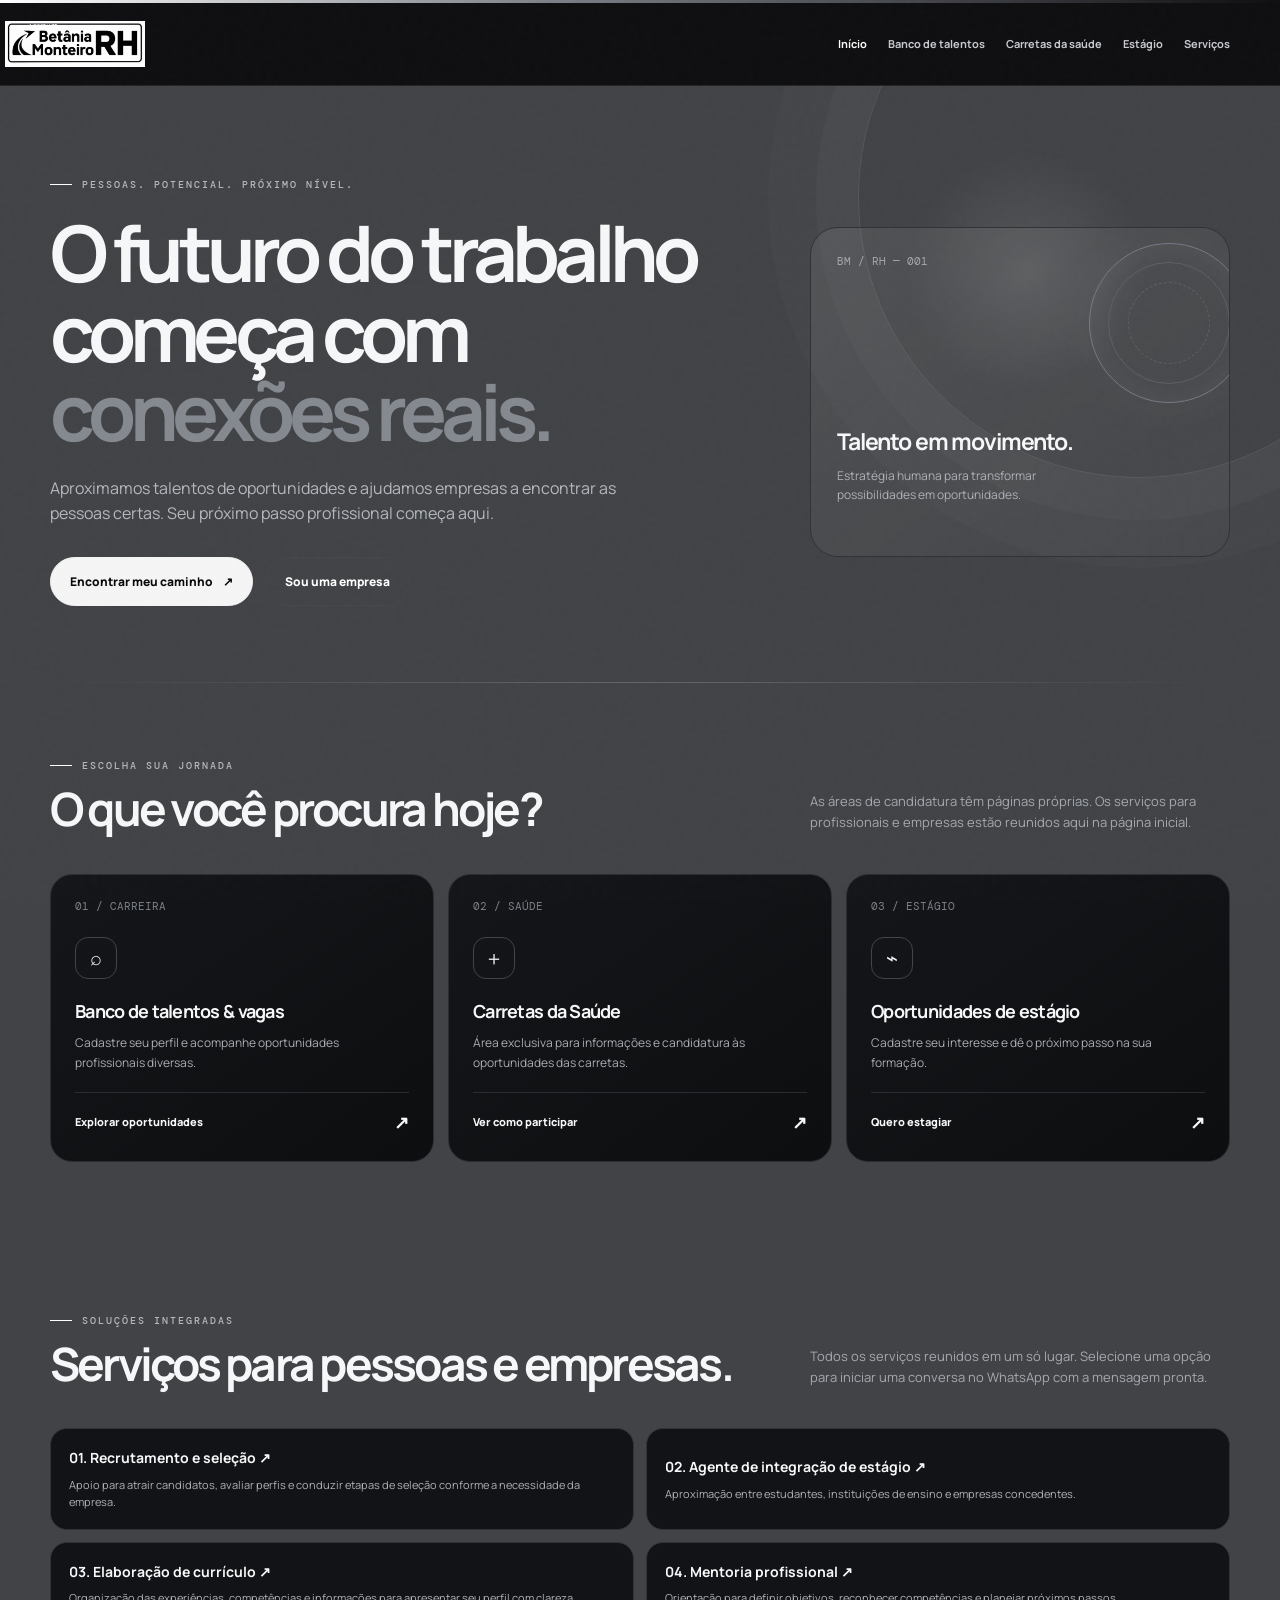
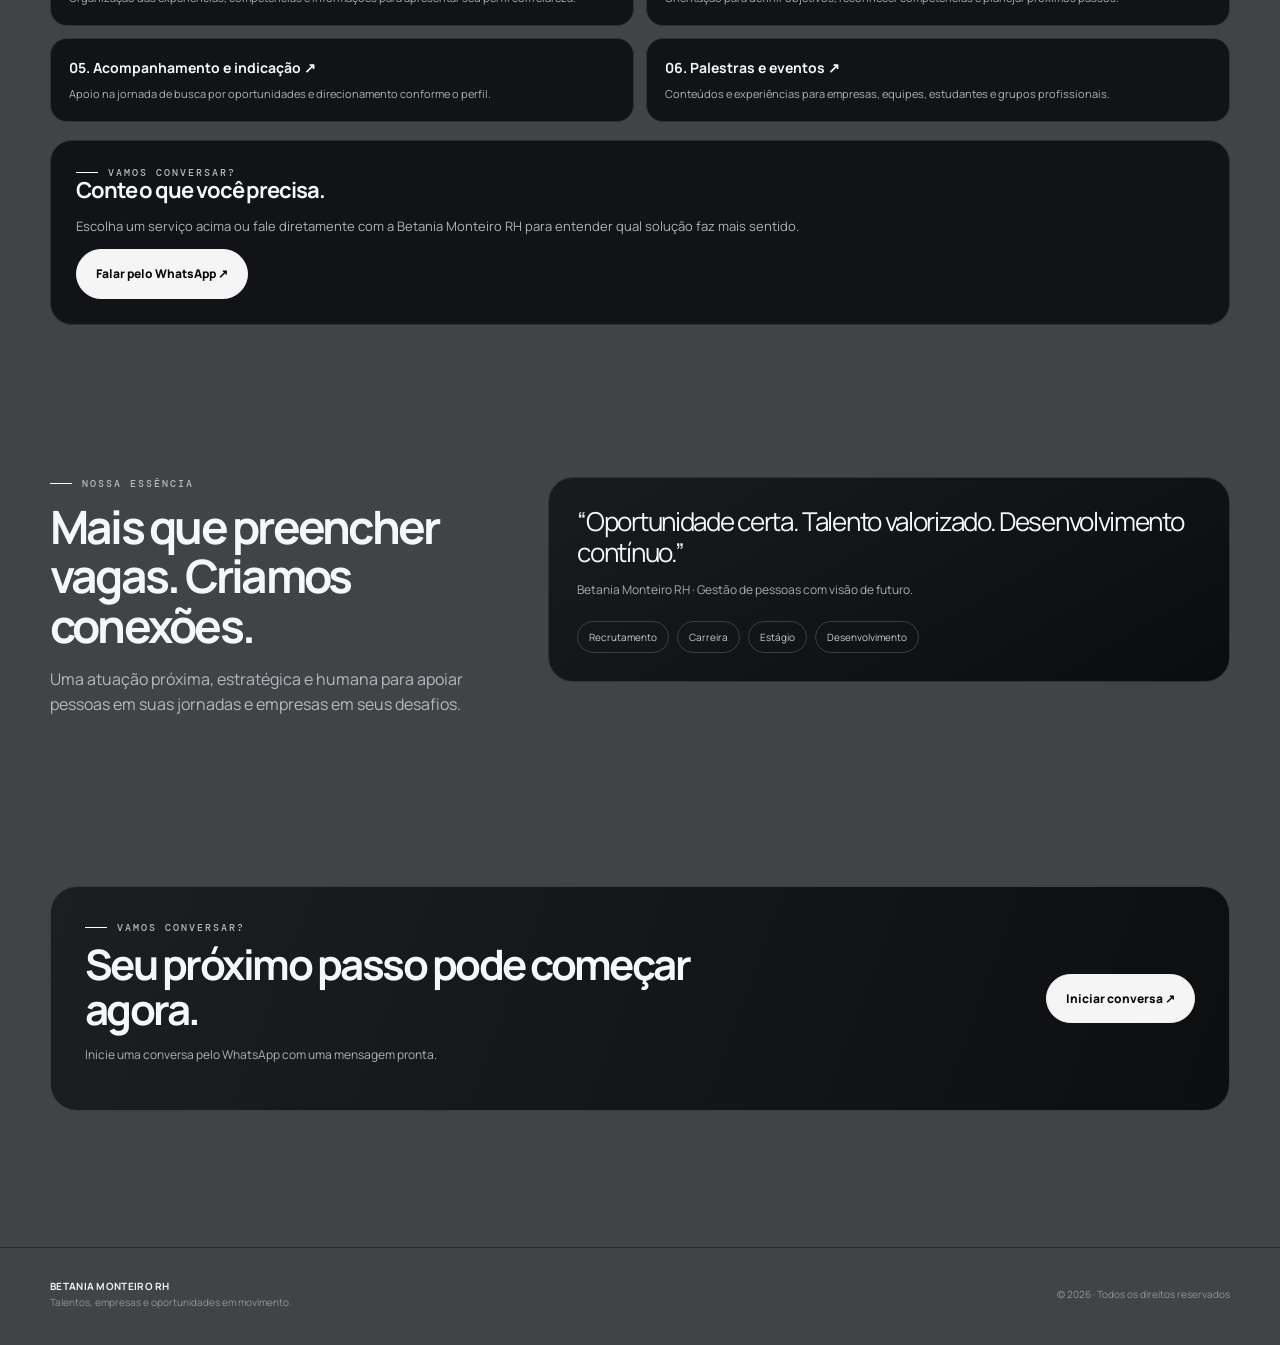
<file: index.html>
<!DOCTYPE html>
<html lang="pt-BR">

<head>
    <meta charset="UTF-8">
    <meta name="viewport" content="width=device-width, initial-scale=1.0">
    <meta name="description"
        content="Betania Monteiro RH: oportunidades, recrutamento, estágio e desenvolvimento profissional.">
    <title>Betania Monteiro RH | Conectando talentos</title>
    <link rel="stylesheet" href="styles.css">
</head>

<body data-page="home">
    <div class="noise"></div>
    <header id="site-header"></header>
    <main>
        <section class="hero">
            <div class="container hero-grid">
                <div class="reveal">
                    <div class="eyebrow">Pessoas. Potencial. Próximo nível.</div>
                    <h1>O futuro do trabalho começa com <span>conexões reais.</span></h1>
                    <p class="lead">Aproximamos talentos de oportunidades e ajudamos empresas a encontrar as pessoas
                        certas. Seu próximo passo profissional começa aqui.</p>
                    <div class="actions"><a class="btn" href="#escolha">Encontrar meu caminho <span>↗</span></a><a
                            class="btn secondary" href="servicos.html">Sou uma empresa</a></div>
                </div>
                <aside class="hero-card reveal">
                    <div class="card-index">BM / RH — 001</div>
                    <div class="orb"></div>
                    <h3>Talento em movimento.</h3>
                    <p>Estratégia humana para transformar possibilidades em oportunidades.</p>
                </aside>
            </div>
        </section>
        <div class="scanline"></div>
        <section class="section" id="escolha">
            <div class="container">
                <div class="section-head">
                    <div>
                        <div class="eyebrow">Escolha sua jornada</div>
                        <h2>O que você procura hoje?</h2>
                    </div>
                    <p>As áreas de candidatura têm páginas próprias. Os serviços para profissionais e empresas estão
                        reunidos aqui na página inicial.</p>
                </div>
                <div class="cards">
                    <a class="service-card" href="talentos.html"><span class="number">01 / CARREIRA</span>
                        <div class="card-icon">⌕</div>
                        <h3>Banco de talentos & vagas</h3>
                        <p>Cadastre seu perfil e acompanhe oportunidades profissionais diversas.</p>
                        <div class="card-link"><span>Explorar oportunidades</span><span>↗</span></div>
                    </a>
                    <a class="service-card" href="carretas.html"><span class="number">02 / SAÚDE</span>
                        <div class="card-icon">＋</div>
                        <h3>Carretas da Saúde</h3>
                        <p>Área exclusiva para informações e candidatura às oportunidades das carretas.</p>
                        <div class="card-link"><span>Ver como participar</span><span>↗</span></div>
                    </a>
                    <a class="service-card" href="estagio.html"><span class="number">03 / ESTÁGIO</span>
                        <div class="card-icon">⌁</div>
                        <h3>Oportunidades de estágio</h3>
                        <p>Cadastre seu interesse e dê o próximo passo na sua formação.</p>
                        <div class="card-link"><span>Quero estagiar</span><span>↗</span></div>
                    </a>
                </div>
            </div>
        </section>
        <section class="section" id="servicos">
            <div class="container">
                <div class="section-head">
                    <div>
                        <div class="eyebrow">Soluções integradas</div>
                        <h2>Serviços para pessoas e empresas.</h2>
                    </div>
                    <p>Todos os serviços reunidos em um só lugar. Selecione uma opção para iniciar uma conversa no
                        WhatsApp com a mensagem pronta.</p>
                </div>
                <div class="service-list">
                    <button class="service-line"
                        data-whatsapp="Olá, Betania Monteiro RH! Tenho interesse no serviço de Recrutamento e Seleção para minha empresa."
                        style="text-align:left;color:inherit;cursor:pointer">
                        <h3>01. Recrutamento e seleção ↗</h3>
                        <p>Apoio para atrair candidatos, avaliar perfis e conduzir etapas de seleção conforme a
                            necessidade da empresa.</p>
                    </button>
                    <button class="service-line"
                        data-whatsapp="Olá, Betania Monteiro RH! Gostaria de saber mais sobre o serviço de Agente de Integração de Estágio."
                        style="text-align:left;color:inherit;cursor:pointer">
                        <h3>02. Agente de integração de estágio ↗</h3>
                        <p>Aproximação entre estudantes, instituições de ensino e empresas concedentes.</p>
                    </button>
                    <button class="service-line"
                        data-whatsapp="Olá, Betania Monteiro RH! Tenho interesse no serviço de elaboração de currículo."
                        style="text-align:left;color:inherit;cursor:pointer">
                        <h3>03. Elaboração de currículo ↗</h3>
                        <p>Organização das experiências, competências e informações para apresentar seu perfil com
                            clareza.</p>
                    </button>
                    <button class="service-line"
                        data-whatsapp="Olá, Betania Monteiro RH! Tenho interesse em mentoria profissional."
                        style="text-align:left;color:inherit;cursor:pointer">
                        <h3>04. Mentoria profissional ↗</h3>
                        <p>Orientação para definir objetivos, reconhecer competências e planejar próximos passos.</p>
                    </button>
                    <button class="service-line"
                        data-whatsapp="Olá, Betania Monteiro RH! Gostaria de informações sobre acompanhamento e indicação profissional."
                        style="text-align:left;color:inherit;cursor:pointer">
                        <h3>05. Acompanhamento e indicação ↗</h3>
                        <p>Apoio na jornada de busca por oportunidades e direcionamento conforme o perfil.</p>
                    </button>
                    <button class="service-line"
                        data-whatsapp="Olá, Betania Monteiro RH! Gostaria de informações sobre palestras e eventos."
                        style="text-align:left;color:inherit;cursor:pointer">
                        <h3>06. Palestras e eventos ↗</h3>
                        <p>Conteúdos e experiências para empresas, equipes, estudantes e grupos profissionais.</p>
                    </button>
                </div>
                <div class="panel" style="margin-top:18px">
                    <div class="eyebrow">Vamos conversar?</div>
                    <h2>Conte o que você precisa.</h2>
                    <p>Escolha um serviço acima ou fale diretamente com a Betania Monteiro RH para entender qual solução
                        faz mais sentido.</p><button class="btn"
                        data-whatsapp="Olá, Betania Monteiro RH! Vim pelo site e gostaria de informações sobre os serviços para pessoas e empresas.">Falar
                        pelo WhatsApp ↗</button>
                </div>
            </div>
        </section>
        <section class="section">
            <div class="container split">
                <div>
                    <div class="eyebrow">Nossa essência</div>
                    <h2>Mais que preencher vagas. Criamos conexões.</h2>
                    <p class="lead">Uma atuação próxima, estratégica e humana para apoiar pessoas em suas jornadas e
                        empresas em seus desafios.</p>
                </div>
                <div class="manifesto">
                    <blockquote>“Oportunidade certa. Talento valorizado. Desenvolvimento contínuo.”</blockquote>
                    <p>Betania Monteiro RH · Gestão de pessoas com visão de futuro.</p>
                    <div class="pill-row"><span class="pill">Recrutamento</span><span class="pill">Carreira</span><span
                            class="pill">Estágio</span><span class="pill">Desenvolvimento</span></div>
                </div>
            </div>
        </section>
        <section class="section">
            <div class="container cta-band">
                <div>
                    <div class="eyebrow">Vamos conversar?</div>
                    <h2>Seu próximo passo pode começar agora.</h2>
                    <p>Inicie uma conversa pelo WhatsApp com uma mensagem pronta.</p>
                </div><button class="btn"
                    data-whatsapp="Olá, Betania Monteiro RH! Vim pelo site e gostaria de atendimento.">Iniciar conversa
                    ↗</button>
            </div>
        </section>
    </main>
    <footer id="site-footer" class="footer"></footer>
    <script src="config.js"></script>
    <script src="app.js"></script>
</body>

</html>
</file>
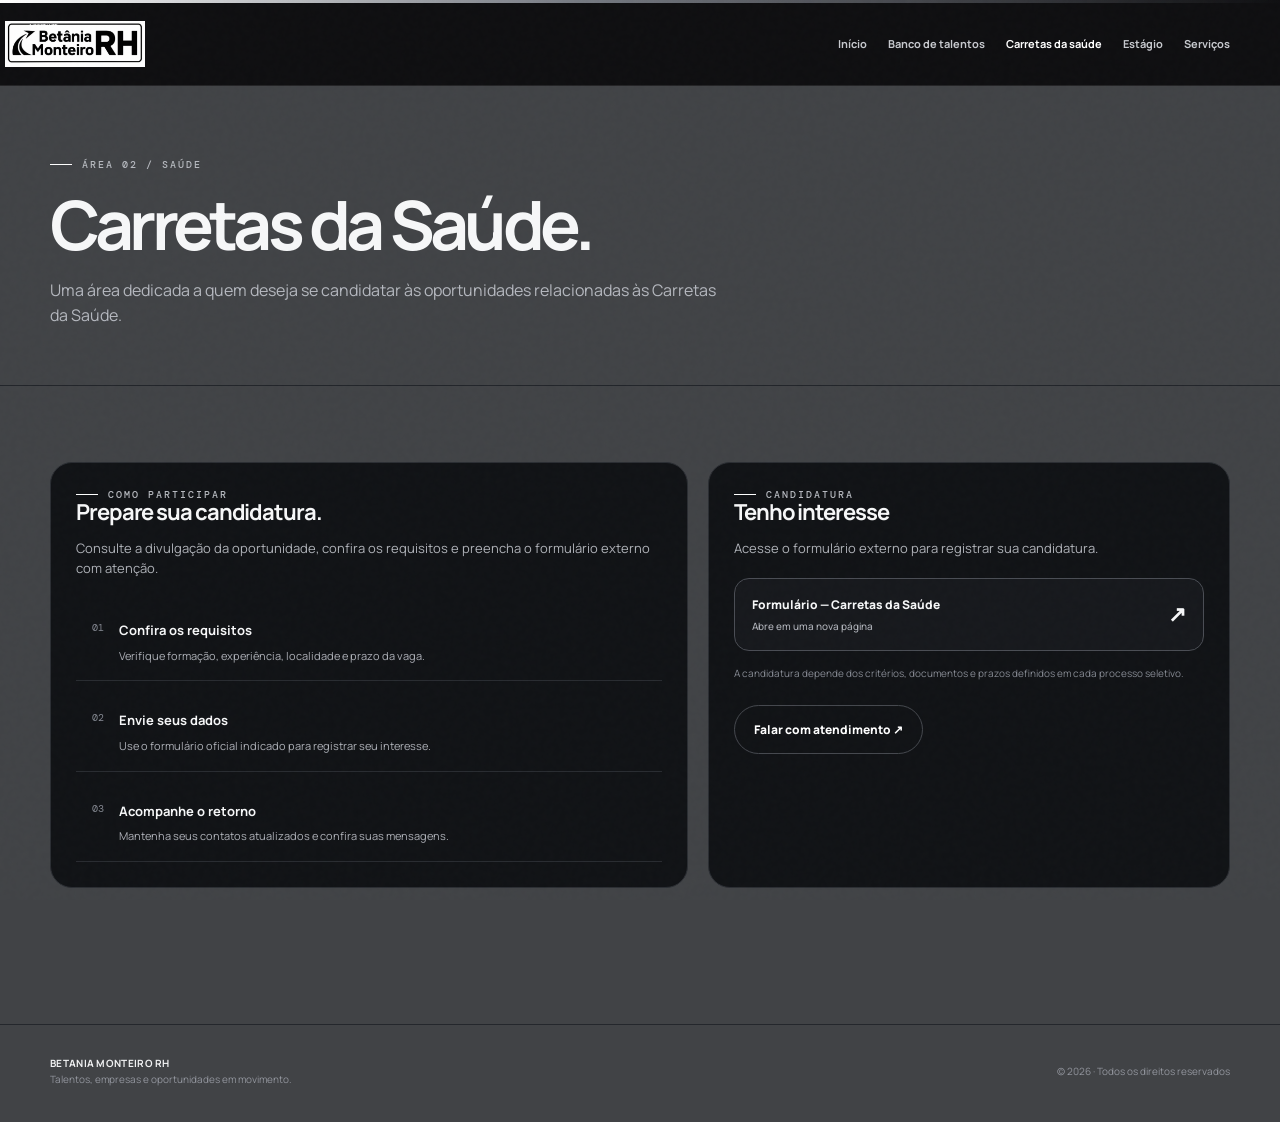
<file: carretas.html>
<!DOCTYPE html>
<html lang="pt-BR">

<head>
    <meta charset="UTF-8">
    <meta name="viewport" content="width=device-width, initial-scale=1.0">
    <title>Carretas da Saúde | Betania Monteiro RH</title>
    <link rel="stylesheet" href="styles.css">
</head>

<body data-page="carretas">
    <div class="noise"></div>
    <header id="site-header"></header>
    <main>
        <section class="page-hero">
            <div class="container">
                <div class="eyebrow">Área 02 / Saúde</div>
                <h1>Carretas da Saúde.</h1>
                <p>Uma área dedicada a quem deseja se candidatar às oportunidades relacionadas às Carretas da Saúde.</p>
            </div>
        </section>
        <section class="section">
            <div class="container content-grid">
                <article class="panel">
                    <div class="eyebrow">Como participar</div>
                    <h2>Prepare sua candidatura.</h2>
                    <p>Consulte a divulgação da oportunidade, confira os requisitos e preencha o formulário externo com
                        atenção.</p>
                    <div class="list-rows">
                        <div class="list-row"><span class="mini">01</span>
                            <div><b>Confira os requisitos</b>
                                <p>Verifique formação, experiência, localidade e prazo da vaga.</p>
                            </div>
                        </div>
                        <div class="list-row"><span class="mini">02</span>
                            <div><b>Envie seus dados</b>
                                <p>Use o formulário oficial indicado para registrar seu interesse.</p>
                            </div>
                        </div>
                        <div class="list-row"><span class="mini">03</span>
                            <div><b>Acompanhe o retorno</b>
                                <p>Mantenha seus contatos atualizados e confira suas mensagens.</p>
                            </div>
                        </div>
                    </div>
                </article>
                <aside class="panel">
                    <div class="eyebrow">Candidatura</div>
                    <h2>Tenho interesse</h2>
                    <p>Acesse o formulário externo para registrar sua candidatura.</p><a class="form-link" href="#"
                        data-form="carretas"><span>Formulário — Carretas da Saúde<small>Abre em uma nova
                                página</small></span><span class="arrow">↗</span></a>
                    <p class="note">A candidatura depende dos critérios, documentos e prazos definidos em cada processo
                        seletivo.</p><button class="btn secondary"
                        data-whatsapp="Olá, Betania Monteiro RH! Tenho interesse em me candidatar às oportunidades das Carretas da Saúde. Pode me orientar?"
                        style="margin-top:14px">Falar com atendimento ↗</button>
                </aside>
            </div>
        </section>
    </main>
    <footer id="site-footer" class="footer"></footer>
    <script src="config.js"></script>
    <script src="app.js"></script>
</body>

</html>
</file>
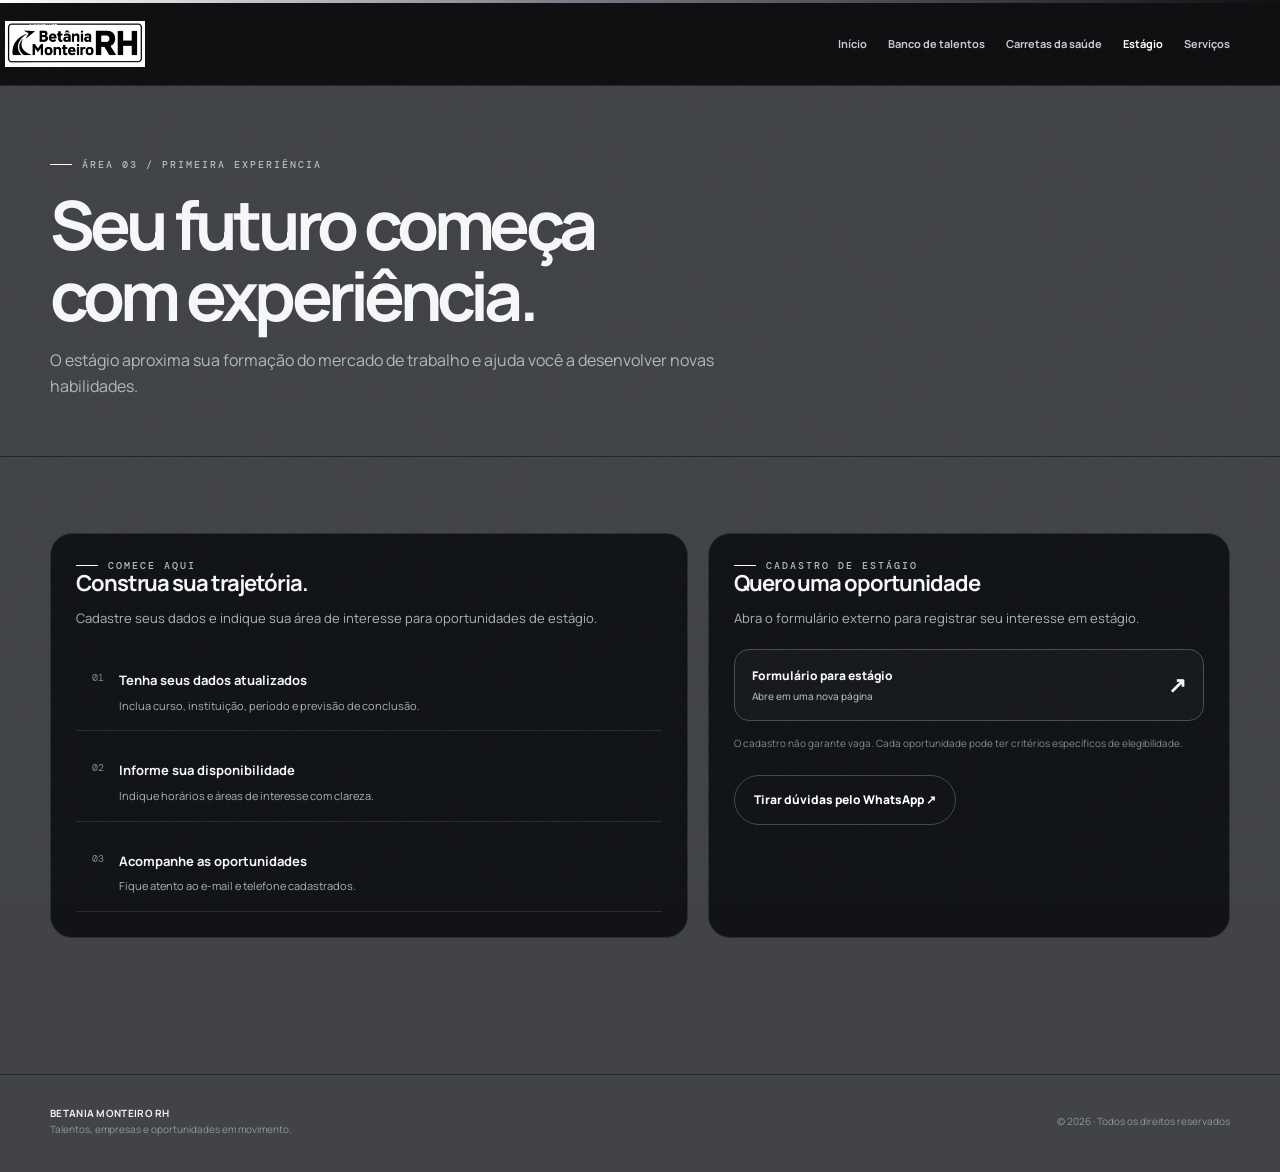
<file: estagio.html>
<!DOCTYPE html>
<html lang="pt-BR">

<head>
    <meta charset="UTF-8">
    <meta name="viewport" content="width=device-width, initial-scale=1.0">
    <title>Estágio | Betania Monteiro RH</title>
    <link rel="stylesheet" href="styles.css">
</head>

<body data-page="estagio">
    <div class="noise"></div>
    <header id="site-header"></header>
    <main>
        <section class="page-hero">
            <div class="container">
                <div class="eyebrow">Área 03 / Primeira experiência</div>
                <h1>Seu futuro começa<br>com experiência.</h1>
                <p>O estágio aproxima sua formação do mercado de trabalho e ajuda você a desenvolver novas habilidades.
                </p>
            </div>
        </section>
        <section class="section">
            <div class="container content-grid">
                <article class="panel">
                    <div class="eyebrow">Comece aqui</div>
                    <h2>Construa sua trajetória.</h2>
                    <p>Cadastre seus dados e indique sua área de interesse para oportunidades de estágio.</p>
                    <div class="list-rows">
                        <div class="list-row"><span class="mini">01</span>
                            <div><b>Tenha seus dados atualizados</b>
                                <p>Inclua curso, instituição, período e previsão de conclusão.</p>
                            </div>
                        </div>
                        <div class="list-row"><span class="mini">02</span>
                            <div><b>Informe sua disponibilidade</b>
                                <p>Indique horários e áreas de interesse com clareza.</p>
                            </div>
                        </div>
                        <div class="list-row"><span class="mini">03</span>
                            <div><b>Acompanhe as oportunidades</b>
                                <p>Fique atento ao e-mail e telefone cadastrados.</p>
                            </div>
                        </div>
                    </div>
                </article>
                <aside class="panel">
                    <div class="eyebrow">Cadastro de estágio</div>
                    <h2>Quero uma oportunidade</h2>
                    <p>Abra o formulário externo para registrar seu interesse em estágio.</p><a class="form-link"
                        href="#" data-form="estagio"><span>Formulário para estágio<small>Abre em uma nova
                                página</small></span><span class="arrow">↗</span></a>
                    <p class="note">O cadastro não garante vaga. Cada oportunidade pode ter critérios específicos de
                        elegibilidade.</p><button class="btn secondary"
                        data-whatsapp="Olá, Betania Monteiro RH! Tenho interesse em oportunidades de estágio e gostaria de receber orientações."
                        style="margin-top:14px">Tirar dúvidas pelo WhatsApp ↗</button>
                </aside>
            </div>
        </section>
    </main>
    <footer id="site-footer" class="footer"></footer>
    <script src="config.js"></script>
    <script src="app.js"></script>
</body>

</html>
</file>
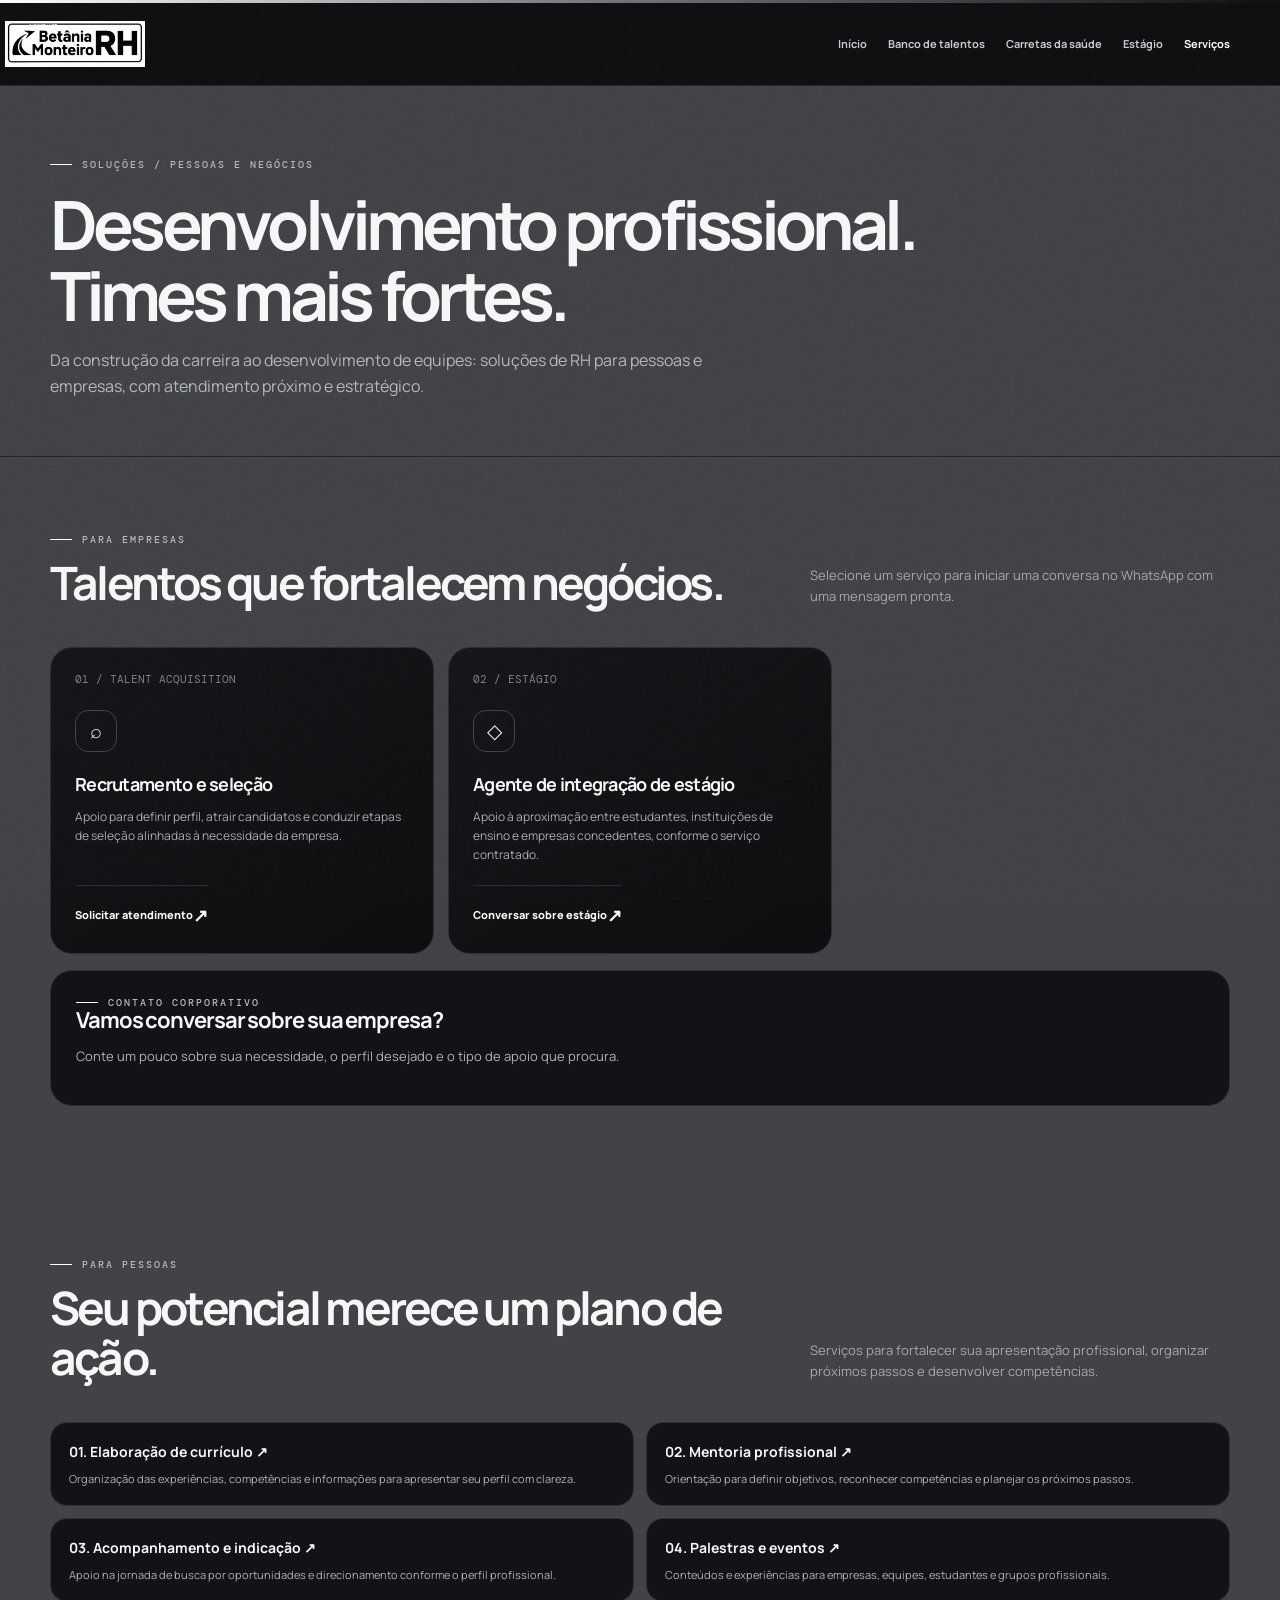
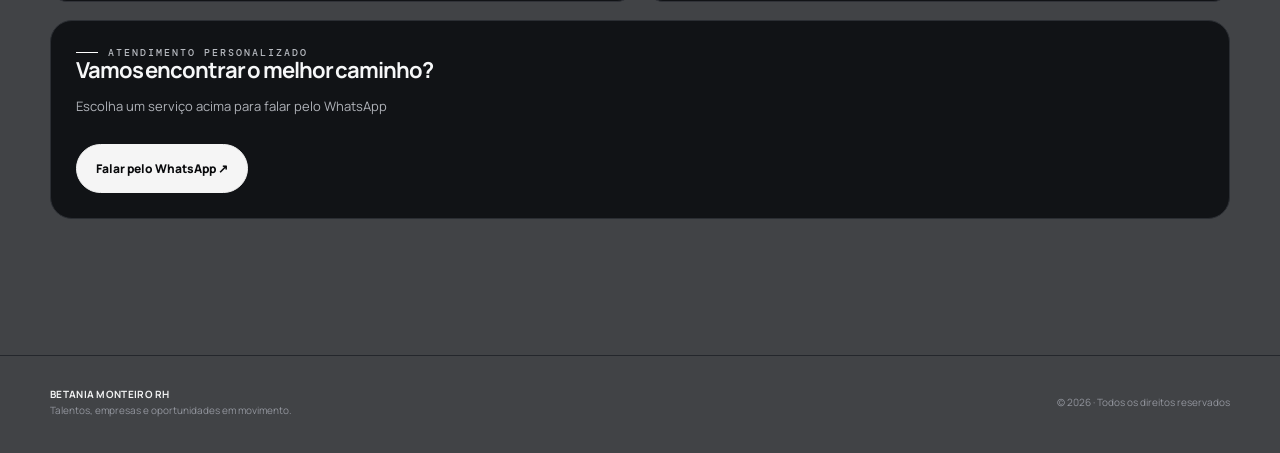
<file: servicos.html>
<!DOCTYPE html><html lang="pt-BR"><head><meta charset="UTF-8"><meta name="viewport" content="width=device-width, initial-scale=1.0"><title>Serviços e soluções para empresas | Betania Monteiro RH</title><link rel="stylesheet" href="styles.css"></head><body data-page="servicos"><div class="noise"></div><header id="site-header"></header><main>
<section class="page-hero"><div class="container"><div class="eyebrow">Soluções / Pessoas e negócios</div><h1>Desenvolvimento profissional.<br>Times mais fortes.</h1><p>Da construção da carreira ao desenvolvimento de equipes: soluções de RH para pessoas e empresas, com atendimento próximo e estratégico.</p></div></section>
<section class="section"><div class="container"><div class="section-head"><div><div class="eyebrow">Para empresas</div><h2>Talentos que fortalecem negócios.</h2></div><p>Selecione um serviço para iniciar uma conversa no WhatsApp com uma mensagem pronta.</p></div><div class="cards">
<button class="service-card" data-whatsapp="Olá, Betania Monteiro RH! Tenho interesse no serviço de Recrutamento e Seleção para minha empresa." style="text-align:left;color:inherit"><span class="number">01 / TALENT ACQUISITION</span><div class="card-icon">⌕</div><h3>Recrutamento e seleção</h3><p>Apoio para definir perfil, atrair candidatos e conduzir etapas de seleção alinhadas à necessidade da empresa.</p><div class="card-link"><span>Solicitar atendimento</span><span>↗</span></div></button>
<button class="service-card" data-whatsapp="Olá, Betania Monteiro RH! Gostaria de saber mais sobre o serviço de Agente de Integração de Estágio." style="text-align:left;color:inherit"><span class="number">02 / ESTÁGIO</span><div class="card-icon">◇</div><h3>Agente de integração de estágio</h3><p>Apoio à aproximação entre estudantes, instituições de ensino e empresas concedentes, conforme o serviço contratado.</p><div class="card-link"><span>Conversar sobre estágio</span><span>↗</span></div></button>
</div><div class="panel" style="margin-top:16px"><div class="eyebrow">Contato corporativo</div><h2>Vamos conversar sobre sua empresa?</h2><p>Conte um pouco sobre sua necessidade, o perfil desejado e o tipo de apoio que procura.</p></span></a></div></div></section>
<section class="section"><div class="container"><div class="section-head"><div><div class="eyebrow">Para pessoas</div><h2>Seu potencial merece um plano de ação.</h2></div><p>Serviços para fortalecer sua apresentação profissional, organizar próximos passos e desenvolver competências.</p></div><div class="service-list">
<button class="service-line" data-whatsapp="Olá, Betania Monteiro RH! Tenho interesse no serviço de elaboração de currículo." style="text-align:left;color:inherit"><h3>01. Elaboração de currículo ↗</h3><p>Organização das experiências, competências e informações para apresentar seu perfil com clareza.</p></button>
<button class="service-line" data-whatsapp="Olá, Betania Monteiro RH! Tenho interesse em mentoria profissional." style="text-align:left;color:inherit"><h3>02. Mentoria profissional ↗</h3><p>Orientação para definir objetivos, reconhecer competências e planejar os próximos passos.</p></button>
<button class="service-line" data-whatsapp="Olá, Betania Monteiro RH! Gostaria de informações sobre acompanhamento e indicação profissional." style="text-align:left;color:inherit"><h3>03. Acompanhamento e indicação ↗</h3><p>Apoio na jornada de busca por oportunidades e direcionamento conforme o perfil profissional.</p></button>
<button class="service-line" data-whatsapp="Olá, Betania Monteiro RH! Gostaria de informações sobre palestras e eventos." style="text-align:left;color:inherit"><h3>04. Palestras e eventos ↗</h3><p>Conteúdos e experiências para empresas, equipes, estudantes e grupos profissionais.</p></button>
</div><div class="panel" style="margin-top:18px"><div class="eyebrow">Atendimento personalizado</div><h2>Vamos encontrar o melhor caminho?</h2><p>Escolha um serviço acima para falar pelo WhatsApp</p></span></a><button class="btn" data-whatsapp="Olá, Betania Monteiro RH! Gostaria de conversar sobre os serviços profissionais." style="margin-top:14px">Falar pelo WhatsApp ↗</button></div></div></section>
</main><footer id="site-footer" class="footer"></footer><script src="config.js"></script><script src="app.js"></script></body></html>
</file>
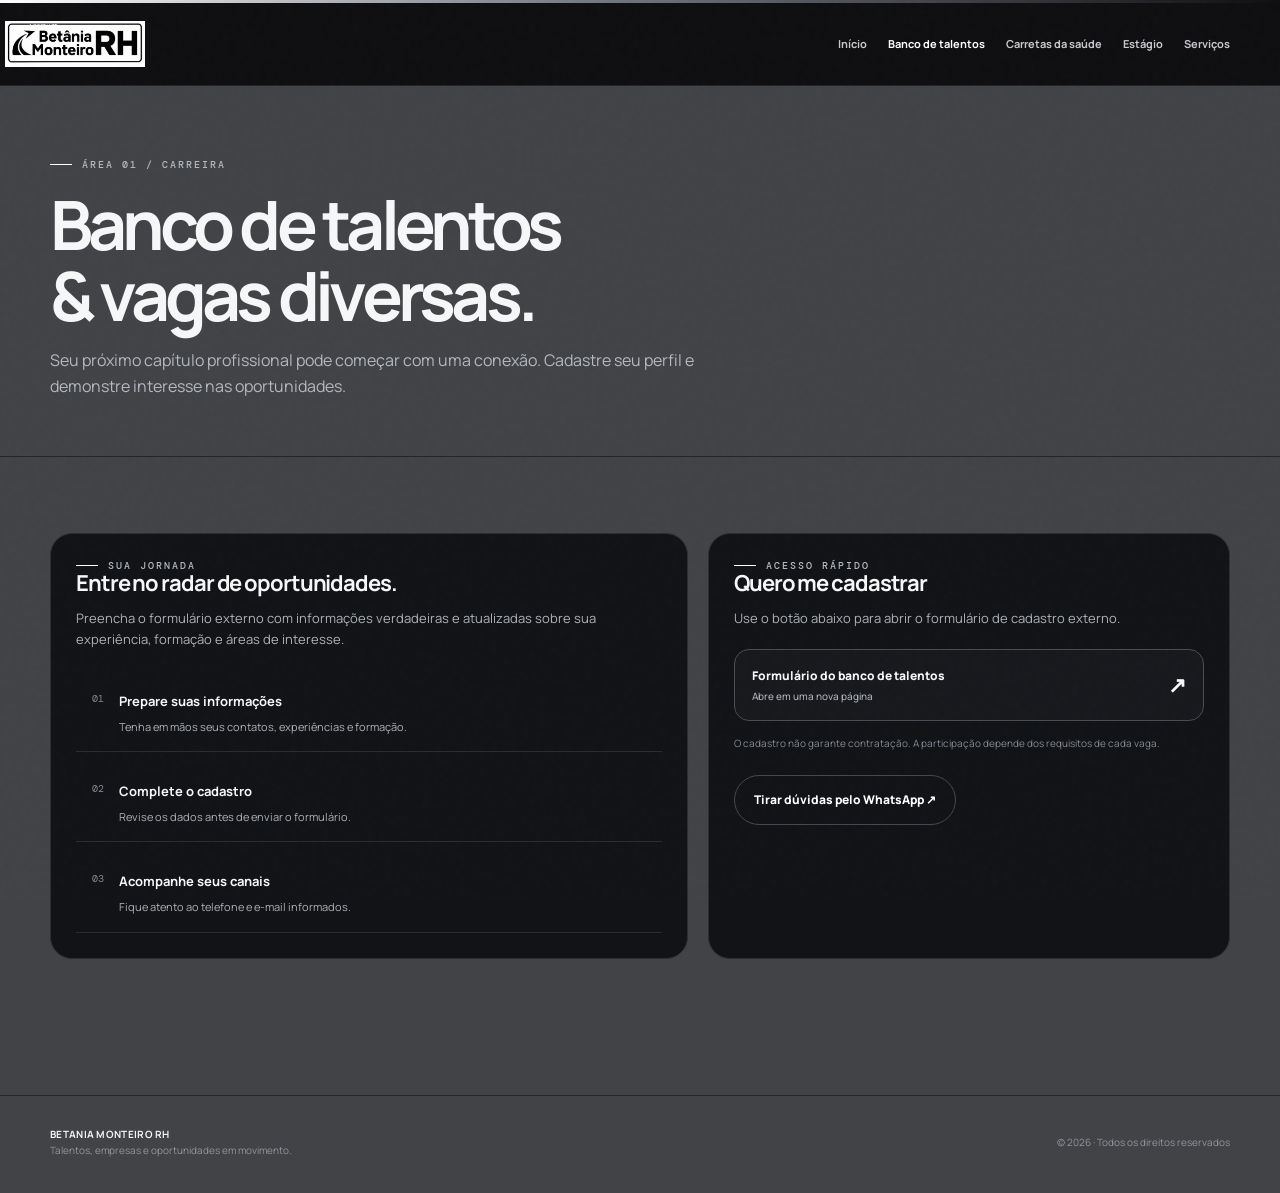
<file: talentos.html>
<!DOCTYPE html>
<html lang="pt-BR">

<head>
    <meta charset="UTF-8">
    <meta name="viewport" content="width=device-width, initial-scale=1.0">
    <title>Banco de talentos e vagas | Betania Monteiro RH</title>
    <link rel="stylesheet" href="styles.css">
</head>

<body data-page="talentos">
    <div class="noise"></div>
    <header id="site-header"></header>
    <main>
        <section class="page-hero">
            <div class="container">
                <div class="eyebrow">Área 01 / Carreira</div>
                <h1>Banco de talentos<br>& vagas diversas.</h1>
                <p>Seu próximo capítulo profissional pode começar com uma conexão. Cadastre seu perfil e demonstre
                    interesse nas oportunidades.</p>
            </div>
        </section>
        <section class="section">
            <div class="container content-grid">
                <article class="panel">
                    <div class="eyebrow">Sua jornada</div>
                    <h2>Entre no radar de oportunidades.</h2>
                    <p>Preencha o formulário externo com informações verdadeiras e atualizadas sobre sua experiência,
                        formação e áreas de interesse.</p>
                    <div class="list-rows">
                        <div class="list-row"><span class="mini">01</span>
                            <div><b>Prepare suas informações</b>
                                <p>Tenha em mãos seus contatos, experiências e formação.</p>
                            </div>
                        </div>
                        <div class="list-row"><span class="mini">02</span>
                            <div><b>Complete o cadastro</b>
                                <p>Revise os dados antes de enviar o formulário.</p>
                            </div>
                        </div>
                        <div class="list-row"><span class="mini">03</span>
                            <div><b>Acompanhe seus canais</b>
                                <p>Fique atento ao telefone e e-mail informados.</p>
                            </div>
                        </div>
                    </div>
                </article>
                <aside class="panel">
                    <div class="eyebrow">Acesso rápido</div>
                    <h2>Quero me cadastrar</h2>
                    <p>Use o botão abaixo para abrir o formulário de cadastro externo.</p><a class="form-link" href="#"
                        data-form="talentos"><span>Formulário do banco de talentos<small>Abre em uma nova
                                página</small></span><span class="arrow">↗</span></a>
                    <p class="note">O cadastro não garante contratação. A participação depende dos requisitos de cada
                        vaga.</p><button class="btn secondary"
                        data-whatsapp="Olá, Betania Monteiro RH! Gostaria de informações sobre o banco de talentos e vagas disponíveis."
                        style="margin-top:14px">Tirar dúvidas pelo WhatsApp ↗</button>
                </aside>
            </div>
        </section>
    </main>
    <footer id="site-footer" class="footer"></footer>
    <script src="config.js"></script>
    <script src="app.js"></script>
</body>

</html>
</file>
<file: styles.css>
@import url('https://fonts.googleapis.com/css2?family=DM+Mono:wght@400;500&family=Manrope:wght@400;500;600;700;800&display=swap');

:root {
    --bg: #414346;
    --panel: #a4aebd;
    --panel2: #17191d;
    --white: #f6f7f8;
    --muted: #a6a9b0;
    --line: #2a2d32;
    --silver: #d7d9dd;
    --radius: 22px;
    --max: 1180px
}

* {
    box-sizing: border-box
}

html {
    scroll-behavior: smooth
}

body {
    margin: 0;
    background: var(--bg);
    color: var(--white);
    font-family: Manrope, Arial, sans-serif;
    line-height: 1.6
}

a {
    color: inherit;
    text-decoration: none
}

button {
    font: inherit;
    cursor: pointer
}

.noise {
    position: fixed;
    inset: 0;
    pointer-events: none;
    opacity: .035;
    z-index: 10;
    background-image: url("data:image/svg+xml,%3Csvg viewBox='0 0 180 180' xmlns='http://www.w3.org/2000/svg'%3E%3Cfilter id='n'%3E%3CfeTurbulence type='fractalNoise' baseFrequency='.8' numOctaves='3' stitchTiles='stitch'/%3E%3C/filter%3E%3Crect width='100%25' height='100%25' filter='url(%23n)' opacity='.5'/%3E%3C/svg%3E")
}

.container {
    width: min(var(--max), calc(100% - 40px));
    margin: auto
}

.topline {
    height: 3px;
    background: linear-gradient(90deg, #fff, #777b83 45%, transparent)
}

header {
    position: sticky;
    top: 0;
    z-index: 9;
    background: rgba(8, 9, 11, .88);
    backdrop-filter: blur(18px);
    border-bottom: 1px solid rgba(255, 255, 255, .09)
}

.nav {
    height: 82px;
    display: flex;
    align-items: center;
    justify-content: space-between;
    gap: 24px
}

.brand {
    display: flex;
    align-items: center;
    gap: 13px;
    font-weight: 800;
    letter-spacing: -.04em
}

.logo-slot {
    width: 50px;
    height: auto;
    display: flex;
    align-items: center;
    justify-content: center;
    overflow: visible;
    color: #c7c9cd;
    font-size: 9px;
    text-align: center;
    line-height: 1.1;
    flex-shrink: 0;
}

.logo-slot img {
    width: 280%;
    height: 100%;
    object-fit: contain
}

logo {
    display: block;
    width: 280px;
    height: auto;
    max-width: 100%;
    object-fit: contain;
    border: none;
    border-radius: transparent;
    box-shadow: none;
}

.brand small {
    display: block;
    font-size: 9px;
    letter-spacing: .16em;
    color: #9b9ea5;
    font-weight: 600
}

.navlinks {
    display: flex;
    align-items: center;
    gap: 21px;
    color: #c7c9ce;
    font-size: 11px;
    font-weight: 700
}

.navlinks a:hover,
.navlinks a.active {
    color: #fff
}

.menu-toggle {
    display: none;
    border: 1px solid var(--line);
    background: transparent;
    color: white;
    border-radius: 12px;
    padding: 9px 12px
}

.eyebrow {
    font: 500 10px 'DM Mono', monospace;
    letter-spacing: .2em;
    text-transform: uppercase;
    color: #b6b9bf;
    display: flex;
    align-items: center;
    gap: 10px
}

.eyebrow:before {
    content: "";
    display: inline-block;
    width: 22px;
    height: 1px;
    background: #fff
}

.hero {
    position: relative;
    padding: 92px 0 76px;
    overflow: hidden
}

.hero:before {
    content: "";
    position: absolute;
    width: 560px;
    height: 560px;
    right: -140px;
    top: -170px;
    border: 1px solid rgba(255, 255, 255, .1);
    border-radius: 50%;
    box-shadow: 0 0 0 42px rgba(255, 255, 255, .018), 0 0 0 90px rgba(255, 255, 255, .014)
}

.hero:after {
    content: "";
    position: absolute;
    right: 10%;
    top: 10%;
    width: 250px;
    height: 250px;
    background: radial-gradient(circle, rgba(255, 255, 255, .1), transparent 68%);
    pointer-events: none
}

.hero-grid {
    display: grid;
    grid-template-columns: 1.25fr .75fr;
    gap: 60px;
    align-items: center;
    position: relative;
    z-index: 1
}

.hero h1 {
    font-size: clamp(42px, 6.4vw, 78px);
    line-height: 1.02;
    letter-spacing: -.075em;
    margin: 22px 0 24px;
    max-width: 790px
}

.hero h1 span {
    color: #858990
}

.lead {
    font-size: 16px;
    color: #b5b8bf;
    max-width: 600px
}

.actions {
    display: flex;
    flex-wrap: wrap;
    gap: 12px;
    margin-top: 30px
}

.btn {
    display: inline-flex;
    align-items: center;
    justify-content: center;
    gap: 10px;
    border: 1px solid #f4f4f4;
    background: #f5f5f5;
    color: #090a0c;
    border-radius: 999px;
    padding: 14px 19px;
    font-size: 12px;
    font-weight: 800;
    transition: .22s transform, .22s background
}

.btn:hover {
    transform: translateY(-3px);
    background: #d8dadd
}

.btn.secondary {
    background: transparent;
    color: #fff;
    border-color: #45484e
}

.btn.secondary:hover {
    background: #191b1f
}

.hero-card {
    border: 1px solid #303238;
    background: linear-gradient(145deg, rgba(255, 255, 255, .08), rgba(255, 255, 255, .015));
    border-radius: 28px;
    padding: 26px;
    min-height: 330px;
    position: relative;
    overflow: hidden
}

.orb {
    width: 160px;
    height: 160px;
    border-radius: 50%;
    border: 1px solid #777b83;
    position: absolute;
    right: -20px;
    top: 15px;
    box-shadow: inset 0 0 35px #ffffff10, 0 0 70px #ffffff0a
}

.orb:before,
.orb:after {
    content: "";
    position: absolute;
    inset: 18px;
    border: 1px solid #5d6066;
    border-radius: 50%
}

.orb:after {
    inset: 38px;
    border-style: dashed
}

.card-index {
    font: 11px 'DM Mono', monospace;
    color: #a6a9b0
}

.hero-card h3 {
    position: relative;
    margin: 155px 0 6px;
    font-size: 23px;
    letter-spacing: -.05em
}

.hero-card p {
    color: #aeb1b8;
    font-size: 12px;
    max-width: 240px;
    margin: 0
}

.section {
    padding: 76px 0
}

.section-head {
    display: flex;
    align-items: end;
    justify-content: space-between;
    gap: 24px;
    margin-bottom: 28px
}

.section h2 {
    font-size: clamp(30px, 4vw, 46px);
    line-height: 1.08;
    letter-spacing: -.06em;
    margin: 12px 0
}

.section-head p {
    max-width: 420px;
    color: var(--muted);
    font-size: 13px
}

.cards {
    display: grid;
    grid-template-columns: repeat(3, 1fr);
    gap: 14px
}

.service-card {
    border: 1px solid var(--line);
    background: linear-gradient(145deg, #141619, #0d0e10);
    border-radius: var(--radius);
    padding: 24px;
    min-height: 235px;
    display: flex;
    flex-direction: column;
    transition: .25s
}

.service-card:hover {
    transform: translateY(-5px);
    border-color: #777b83
}

.number {
    font: 11px 'DM Mono', monospace;
    color: #7d8189
}

.card-icon {
    width: 42px;
    height: 42px;
    border: 1px solid #41444a;
    border-radius: 13px;
    display: grid;
    place-items: center;
    margin: 24px 0 18px;
    color: #f1f2f3;
    font-size: 20px
}

.service-card h3 {
    font-size: 18px;
    letter-spacing: -.04em;
    margin: 0 0 8px
}

.service-card p {
    color: #a9acb3;
    font-size: 12px;
    margin: 0 0 20px
}

.card-link {
    margin-top: auto;
    display: flex;
    align-items: center;
    justify-content: space-between;
    font-size: 11px;
    font-weight: 800;
    border-top: 1px solid #292c31;
    padding-top: 15px
}

.card-link span:last-child {
    font-size: 18px
}

.split {
    display: grid;
    grid-template-columns: .8fr 1.2fr;
    gap: 44px;
    align-items: start
}

.manifesto {
    border: 1px solid #303238;
    border-radius: 25px;
    padding: 28px;
    background: linear-gradient(150deg, #191b1f, #0b0c0e)
}

.manifesto blockquote {
    margin: 0;
    font-size: 26px;
    line-height: 1.2;
    letter-spacing: -.05em
}

.manifesto p {
    color: #a9acb3;
    font-size: 12px
}

.pill-row {
    display: flex;
    flex-wrap: wrap;
    gap: 8px;
    margin-top: 22px
}

.pill {
    border: 1px solid #3a3d43;
    border-radius: 99px;
    padding: 7px 11px;
    color: #c9cbd0;
    font-size: 10px
}

.cta-band {
    border: 1px solid #3a3d43;
    border-radius: 27px;
    padding: 34px;
    background: linear-gradient(110deg, #1c1e22, #0d0e10);
    display: flex;
    align-items: center;
    justify-content: space-between;
    gap: 24px
}

.cta-band h2 {
    font-size: clamp(27px, 4vw, 42px);
    max-width: 620px;
    margin: 8px 0
}

.cta-band p {
    color: #aeb1b8;
    font-size: 12px
}

.page-hero {
    padding: 72px 0 40px;
    border-bottom: 1px solid #22252a
}

.page-hero h1 {
    font-size: clamp(40px, 6vw, 68px);
    letter-spacing: -.07em;
    line-height: 1.04;
    margin: 18px 0
}

.page-hero p {
    color: #b5b8bf;
    max-width: 680px
}

.content-grid {
    display: grid;
    grid-template-columns: 1.1fr .9fr;
    gap: 20px
}

.panel {
    border: 1px solid #2b2e33;
    background: #111316;
    border-radius: 22px;
    padding: 25px
}

.panel h2 {
    margin: 0 0 10px;
    font-size: 22px;
    letter-spacing: -.05em
}

.panel p,
.panel li {
    color: #afb2b8;
    font-size: 13px
}

.panel ul {
    padding-left: 18px
}

.panel li {
    margin: 9px 0
}

.form-link {
    display: flex;
    justify-content: space-between;
    align-items: center;
    gap: 15px;
    border: 1px solid #4a4d54;
    background: #17191d;
    border-radius: 15px;
    padding: 16px 17px;
    margin-top: 20px;
    font-size: 12px;
    font-weight: 800
}

.form-link:hover {
    background: #22252a
}

.form-link small {
    display: block;
    font-size: 10px;
    font-weight: 500;
    color: #aeb1b8;
    margin-top: 3px
}

.form-link .arrow {
    font-size: 22px
}

.note {
    font-size: 10px !important;
    color: #858992 !important;
    margin-top: 14px
}

.list-rows {
    display: grid;
    gap: 10px;
    margin-top: 22px
}

.list-row {
    display: flex;
    gap: 15px;
    align-items: flex-start;
    padding: 16px;
    border-bottom: 1px solid #292c31
}

.list-row b {
    font-size: 13px
}

.list-row p {
    margin: 4px 0 0;
    font-size: 11px;
    color: #aeb1b8
}

.list-row .mini {
    font: 10px 'DM Mono', monospace;
    color: #858992;
    padding-top: 4px
}

.contact-grid {
    display: grid;
    grid-template-columns: repeat(2, 1fr);
    gap: 12px
}

.contact-option {
    border: 1px solid #34373d;
    background: #131518;
    border-radius: 17px;
    padding: 18px;
    text-align: left;
    color: #fff;
    cursor: pointer;
    transition: .2s
}

.contact-option:hover {
    border-color: #fff;
    transform: translateY(-2px)
}

.contact-option strong {
    display: block;
    font-size: 14px
}

.contact-option small {
    display: block;
    color: #a7aab1;
    margin-top: 6px;
    font-size: 11px
}

.contact-option .symbol {
    font-size: 20px;
    display: block;
    margin-bottom: 12px
}

.service-list {
    display: grid;
    grid-template-columns: repeat(2, 1fr);
    gap: 12px
}

.service-line {
    padding: 18px;
    border: 1px solid #303238;
    border-radius: 17px;
    background: #111316
}

.service-line h3 {
    font-size: 14px;
    margin: 0 0 6px
}

.service-line p {
    font-size: 11px;
    color: #aeb1b8;
    margin: 0
}

.footer {
    margin-top: 60px;
    border-top: 1px solid #24272c;
    padding: 30px 0 35px;
    color: #92959d;
    font-size: 10px
}

.footer-inner {
    display: flex;
    justify-content: space-between;
    gap: 20px;
    align-items: center
}

.footer strong {
    color: #f1f2f3;
    letter-spacing: .03em
}

.reveal {
    animation: rise .65s ease both
}

@keyframes rise {
    from {
        opacity: 0;
        transform: translateY(14px)
    }

    to {
        opacity: 1;
        transform: translateY(0)
    }
}

.scanline {
    height: 1px;
    background: linear-gradient(90deg, transparent, #858991, transparent);
    margin: 0 auto;
    max-width: var(--max);
    opacity: .5
}

@media(max-width:900px) {
    .navlinks {
        display: none;
        position: absolute;
        left: 20px;
        right: 20px;
        top: 73px;
        background: #111316;
        border: 1px solid #303238;
        border-radius: 16px;
        padding: 18px;
        flex-direction: column;
        align-items: flex-start;
        gap: 15px
    }

    .navlinks.open {
        display: flex
    }

    .menu-toggle {
        display: block
    }

    .hero {
        padding: 65px 0 50px
    }

    .hero-grid,
    .split,
    .content-grid {
        grid-template-columns: 1fr
    }

    .hero-grid {
        gap: 30px
    }

    .hero-card {
        min-height: 260px
    }

    .hero-card h3 {
        margin-top: 115px
    }

    .orb {
        width: 130px;
        height: 130px
    }

    .cards {
        grid-template-columns: repeat(2, 1fr)
    }

    .section {
        padding: 55px 0
    }

    .section-head {
        align-items: flex-start;
        flex-direction: column;
        gap: 8px
    }

    .cta-band {
        align-items: flex-start;
        flex-direction: column
    }

    .contact-grid {
        grid-template-columns: 1fr 1fr
    }
}

@media(max-width:560px) {
    .container {
        width: min(var(--max), calc(100% - 28px))
    }

    .nav {
        height: 72px
    }

    .brand {
        font-size: 12px
    }

    .logo-slot {
        width: 39px;
        height: 39px
    }

    .hero h1 {
        font-size: 46px
    }

    .hero .lead {
        font-size: 14px
    }

    .cards,
    .service-list,
    .contact-grid {
        grid-template-columns: 1fr
    }

    .service-card {
        min-height: 210px
    }

    .panel {
        padding: 20px
    }

    .page-hero {
        padding: 52px 0 28px
    }

    .footer-inner {
        align-items: flex-start;
        flex-direction: column
    }

    .actions .btn {
        width: 100%
    }
}
</file>
